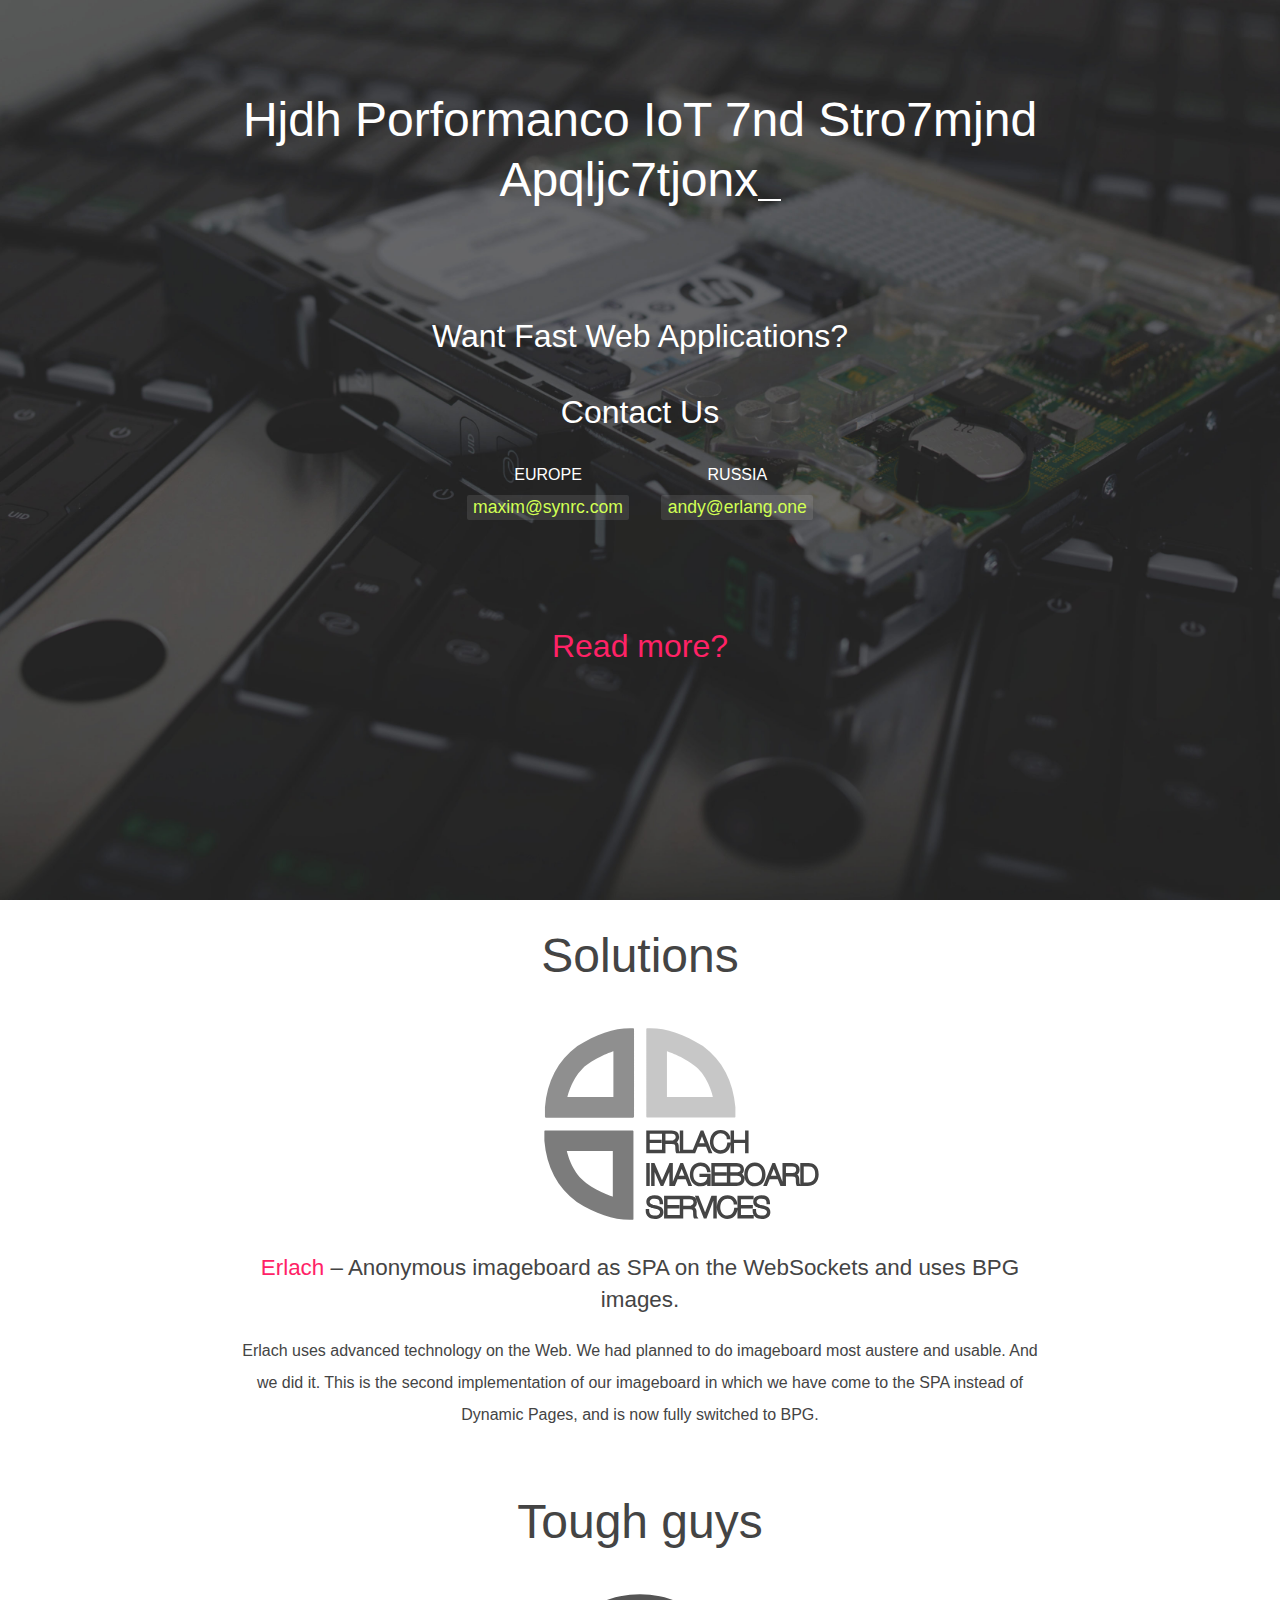
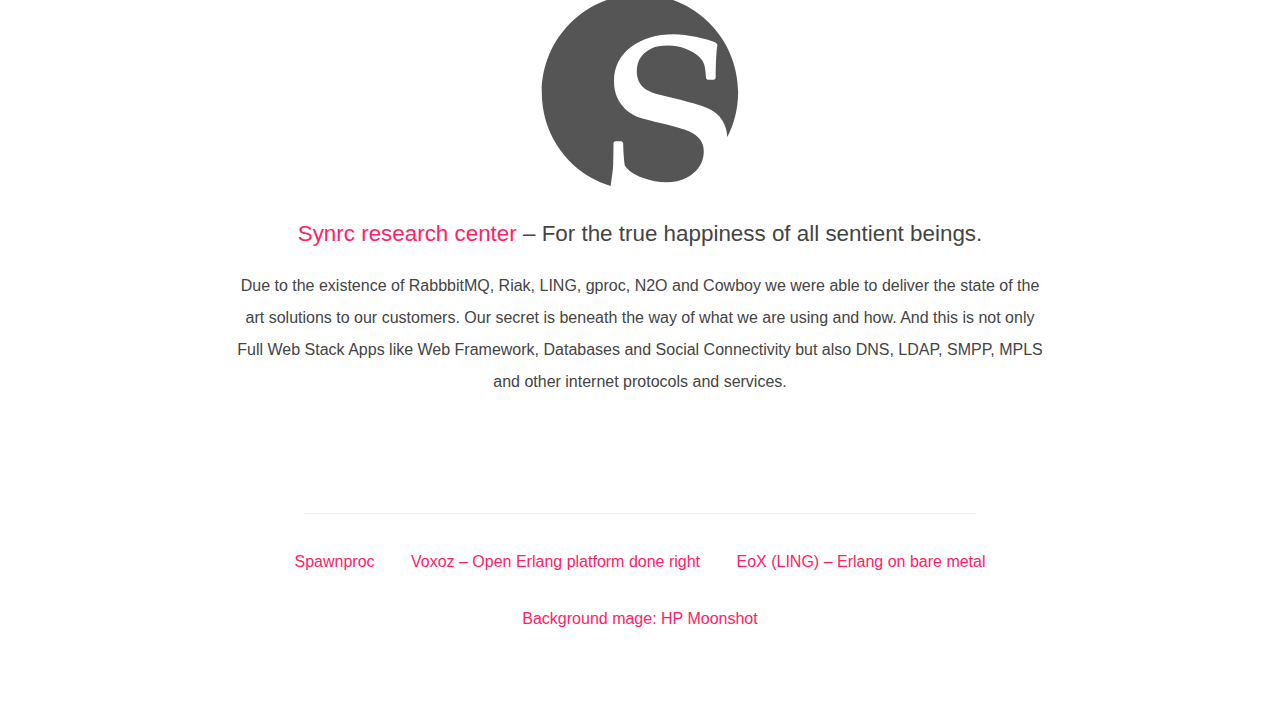
<file: index.html>
<html>
    <head>
        <link href='/index.css' type='text/css' rel='stylesheet'>
        <meta http-equiv='Content-Type' content='text/html; charset=utf-8'/>
        <title>Erlang One</title>
    </head>
    <body>
        <div id='landing'>
            <div class='content'>
                <div class="content-title">
                    <span id='radiation'>
                        High Performance IoT and Streaming Applications
                    </span>
                    <span id='cursor'></span>
                </div>
                <div class='chapter'>
                    <span class='en'>Want Fast Web Applications?</span>
                    <span class='ru'>Хочешь быстрых веб-приложений?</span>
                </div>
                <div class='contacts'>
                    Contact Us
                    <div class='regions'>
                        <section class='info'>
                            <div>EUROPE</div>
                            <a href="maito:maxim@synrc.com">maxim@synrc.com</a>
                        </section>
                        <section class='info'>
                            <div>RUSSIA</div>
                            <a href="maito:andy@erlang.one">andy@erlang.one</a>
                        </section>
                    </div>
                </div>
                <div class='chapter'>
                    <a class='link-more' href='#more'>Read more?</a>
                </div>
            </div>
        </div>
        <div class='content'>
            <div id='more' class='content-title'>
                Solutions
            </div>
            <section class='present'>
                <div class='svg erlach'>
                    <svg width='1844px' height='990px' viewBox='0 0 1844 990' version='1.1' xmlns='http://www.w3.org/2000/svg' xmlns:xlink='http://www.w3.org/1999/xlink'>
                        <g stroke='none' stroke-width='1' fill='none' fill-rule='evenodd'>
                            <g transform='translate(429.0, 0.0)' fill='#26C6DA'>
                                <path d='M535.7,635.4 L535.7,586.1 L597.2,586.1 L597.2,583.2 L535.7,583.2 L535.7,538.3 L601.1,538.3 L601.1,535.4 L532.8,535.4 L532.8,638.2 L601.7,638.2 L601.7,635.4 L535.7,635.4 Z M616.8,638.2 L616.8,590.0 L655.5,590.0 C661.5,590.0 666.2,590.6 669.8,591.8 C673.3,593.0 676.1,594.7 678.0,597.0 C679.9,599.2 681.2,602.0 681.8,605.3 C682.4,608.6 682.7,612.4 682.7,616.6 C682.7,618.3 682.8,620.1 682.8,622.2 C682.9,624.2 683.0,626.3 683.1,628.3 C683.2,630.3 683.5,632.2 683.8,634.0 C684.0,635.8 684.4,637.2 684.9,638.2 L688.1,638.2 C687.6,637.6 687.2,636.4 686.9,634.6 C686.6,632.9 686.4,631.0 686.2,628.9 C686.0,626.8 685.9,624.6 685.8,622.5 C685.7,620.3 685.6,618.5 685.6,617.1 C685.6,612.9 685.4,609.2 684.9,606.0 C684.4,602.7 683.5,599.9 682.0,597.5 C680.6,595.1 678.5,593.1 675.8,591.6 C673.1,590.2 669.6,589.1 665.3,588.5 L665.3,588.3 C672.5,586.6 678.0,583.5 681.9,579.0 C685.7,574.4 687.5,568.7 687.4,561.8 C687.2,552.7 684.6,546.1 679.6,541.8 C674.6,537.5 666.7,535.4 656.0,535.4 L613.9,535.4 L613.9,638.2 L616.8,638.2 Z M616.8,587.1 L616.8,538.3 L656.7,538.3 C666.5,538.3 673.5,540.3 677.8,544.4 C682.2,548.5 684.4,554.2 684.5,561.5 C684.5,566.0 683.7,569.8 682.0,573.1 C680.4,576.3 678.2,578.9 675.5,581.1 C672.9,583.2 669.8,584.7 666.3,585.7 C662.7,586.6 659.1,587.1 655.2,587.1 L616.8,587.1 Z M768.6,635.4 L708.5,635.4 L708.5,535.4 L705.6,535.4 L705.6,638.2 L768.6,638.2 L768.6,635.4 Z M786.1,604.4 L838.5,604.4 L852.1,638.2 L855.2,638.2 L814.6,535.4 L810.9,535.4 L769.3,638.2 L772.4,638.2 L786.1,604.4 Z M837.4,601.5 L787.3,601.5 L812.6,538.3 L812.9,538.3 L837.4,601.5 Z M952.7,597.9 L949.8,597.9 C949.1,603.6 947.6,608.9 945.4,613.8 C943.2,618.6 940.3,622.9 936.7,626.4 C933.2,630.0 929.0,632.8 924.1,634.8 C919.2,636.8 913.6,637.8 907.5,637.8 C900.6,637.8 894.4,636.4 889.0,633.6 C883.6,630.8 879.0,627.1 875.2,622.5 C871.5,617.9 868.7,612.6 866.7,606.5 C864.8,600.5 863.9,594.2 863.9,587.7 C863.9,582.3 864.6,576.6 866.2,570.5 C867.8,564.5 870.4,558.9 873.9,553.8 C877.5,548.6 882.2,544.4 888.0,540.9 C893.8,537.5 900.9,535.8 909.4,535.8 C914.9,535.8 920.0,536.7 924.6,538.5 C929.1,540.3 933.1,542.6 936.4,545.5 C939.7,548.4 942.3,551.6 944.2,555.2 C946.1,558.8 947.2,562.5 947.5,566.2 L950.4,566.2 C950.3,563.1 949.4,559.5 947.7,555.7 C945.9,551.9 943.4,548.2 940.0,544.8 C936.6,541.4 932.3,538.6 927.2,536.3 C922.1,534.1 916.2,533 909.4,533 C900.6,533 893.2,534.6 887.0,538.0 C880.9,541.4 875.9,545.7 872.1,551.0 C868.2,556.2 865.4,562.1 863.6,568.6 C861.9,575.1 861.0,581.4 861.0,587.7 C861.0,595.4 862.1,602.4 864.4,608.9 C866.7,615.4 869.9,621.0 874.0,625.6 C878.1,630.3 883.0,633.9 888.7,636.6 C894.4,639.2 900.7,640.5 907.5,640.5 C914.0,640.5 919.9,639.5 925.1,637.4 C930.3,635.3 934.7,632.3 938.5,628.6 C942.3,624.8 945.4,620.4 947.8,615.1 C950.2,609.9 951.9,604.1 952.7,597.9 L952.7,597.9 Z M970.4,586.1 L1042.4,586.1 L1042.4,638.2 L1045.3,638.2 L1045.3,535.4 L1042.4,535.4 L1042.4,583.2 L970.4,583.2 L970.4,535.4 L967.5,535.4 L967.5,638.2 L970.4,638.2 L970.4,586.1 Z M532.8,703.8 L532.8,806.6 L535.7,806.6 L535.7,703.8 L532.8,703.8 Z M650.0,703.8 L606.5,802.9 L606.2,802.9 L562.7,703.8 L558.0,703.8 L558.0,806.6 L560.9,806.6 L560.9,707.4 L561.2,707.4 L604.8,806.6 L608.0,806.6 L651.6,707.4 L651.9,707.4 L651.9,806.6 L654.8,806.6 L654.8,703.8 L650.0,703.8 Z M681.5,772.8 L734.0,772.8 L747.5,806.6 L750.7,806.6 L710.1,703.8 L706.3,703.8 L664.7,806.6 L667.9,806.6 L681.5,772.8 Z M732.8,769.9 L682.7,769.9 L708.0,706.6 L708.3,706.6 L732.8,769.9 Z M807.1,761.4 L847.0,761.4 L847.0,766.7 C847.0,772.4 846.0,777.6 843.8,782.5 C841.7,787.3 838.8,791.5 835.1,795.0 C831.4,798.5 827.1,801.2 822.1,803.2 C817.1,805.2 811.8,806.2 806.1,806.2 C798.5,806.2 791.9,804.8 786.2,802.1 C780.4,799.4 775.7,795.8 771.8,791.2 C768.0,786.6 765.1,781.2 763.2,775.0 C761.3,768.8 760.3,762.2 760.3,755.2 C760.3,748.2 761.3,741.6 763.3,735.4 C765.3,729.2 768.3,723.8 772.2,719.2 C776.1,714.6 780.8,710.9 786.4,708.2 C792.1,705.5 798.5,704.2 805.7,704.2 C811.0,704.2 816.0,704.9 820.4,706.4 C824.9,707.9 828.8,710.0 832.2,712.8 C835.7,715.6 838.5,719.0 840.7,722.8 C843.0,726.7 844.6,731.1 845.4,735.9 L848.3,735.9 C847.4,730.6 845.8,725.8 843.5,721.6 C841.1,717.4 838.1,713.8 834.4,710.7 C830.7,707.7 826.4,705.4 821.6,703.8 C816.7,702.1 811.4,701.3 805.7,701.3 C798.1,701.3 791.3,702.7 785.4,705.5 C779.4,708.3 774.4,712.1 770.2,716.9 C766.1,721.8 762.9,727.5 760.7,734.1 C758.5,740.7 757.4,747.7 757.4,755.2 C757.4,762.6 758.5,769.5 760.5,776.1 C762.6,782.6 765.6,788.3 769.7,793.1 C773.7,798.0 778.7,801.8 784.8,804.7 C790.8,807.5 797.8,808.9 805.7,808.9 C815.8,808.9 824.5,806.5 831.7,801.6 C838.9,796.7 843.9,789.8 846.7,781.1 L847.0,781.1 L847.0,806.6 L849.9,806.6 L849.9,758.5 L807.1,758.5 L807.1,761.4 Z M871.2,803.7 L871.2,754.5 L932.7,754.5 L932.7,751.6 L871.2,751.6 L871.2,706.6 L936.6,706.6 L936.6,703.8 L868.3,703.8 L868.3,806.6 L937.1,806.6 L937.1,803.7 L871.2,803.7 Z M951.2,751.6 L951.2,706.6 L992.6,706.6 C996.2,706.6 999.6,707.1 1002.8,708.0 C1006.0,708.9 1008.7,710.3 1011.1,712.2 C1013.4,714.1 1015.3,716.4 1016.6,719.2 C1018.0,722.1 1018.6,725.5 1018.6,729.4 C1018.6,733.0 1017.9,736.3 1016.5,739.0 C1015.0,741.8 1013.1,744.2 1010.7,746.0 C1008.3,747.9 1005.6,749.3 1002.4,750.2 C999.3,751.1 996.0,751.6 992.6,751.6 L951.2,751.6 Z M948.3,703.8 L948.3,806.6 L990.8,806.6 C995.7,806.6 1000.3,806.0 1004.4,804.8 C1008.6,803.6 1012.2,801.8 1015.2,799.5 C1018.2,797.2 1020.5,794.3 1022.2,790.8 C1023.8,787.3 1024.7,783.3 1024.7,778.7 C1024.7,774.7 1024.0,771.2 1022.7,768.1 C1021.3,764.9 1019.5,762.3 1017.3,760.1 C1015.0,758.0 1012.4,756.3 1009.3,755.1 C1006.3,753.9 1003.1,753.3 999.8,753.2 L999.8,752.9 C1002.9,752.7 1005.8,751.9 1008.5,750.6 C1011.1,749.3 1013.4,747.6 1015.3,745.5 C1017.2,743.4 1018.8,741.0 1019.9,738.2 C1021.0,735.4 1021.5,732.5 1021.5,729.4 C1021.5,725.1 1020.8,721.3 1019.3,718.2 C1017.8,715.0 1015.7,712.3 1013.1,710.2 C1010.5,708.0 1007.4,706.4 1003.9,705.3 C1000.4,704.3 996.6,703.8 992.6,703.8 L948.3,703.8 Z M951.2,803.7 L951.2,754.5 L992.6,754.5 C996.2,754.5 999.8,754.9 1003.3,755.8 C1006.8,756.6 1009.9,758.0 1012.7,759.9 C1015.4,761.9 1017.6,764.3 1019.3,767.4 C1021.0,770.5 1021.8,774.3 1021.8,778.8 C1021.8,783.0 1021.0,786.7 1019.5,789.8 C1018.0,792.9 1015.9,795.5 1013.2,797.6 C1010.6,799.7 1007.5,801.2 1003.9,802.2 C1000.3,803.2 996.4,803.7 992.1,803.7 L951.2,803.7 Z M1037.9,755.2 C1037.9,747.9 1038.9,741.0 1041.0,734.4 C1043.1,727.9 1046.1,722.2 1050.1,717.3 C1054.1,712.4 1059.0,708.5 1064.9,705.6 C1070.8,702.8 1077.6,701.3 1085.3,701.3 C1093.0,701.3 1099.8,702.8 1105.7,705.6 C1111.6,708.5 1116.5,712.4 1120.5,717.3 C1124.5,722.2 1127.5,727.9 1129.6,734.4 C1131.6,741.0 1132.7,747.9 1132.7,755.2 C1132.7,762.5 1131.6,769.4 1129.6,775.9 C1127.5,782.4 1124.5,788.2 1120.5,793.1 C1116.5,798.0 1111.6,801.8 1105.7,804.7 C1099.8,807.5 1093.0,808.9 1085.3,808.9 C1077.6,808.9 1070.8,807.5 1064.9,804.7 C1059.0,801.8 1054.1,798.0 1050.1,793.1 C1046.1,788.2 1043.1,782.4 1041.0,775.9 C1038.9,769.4 1037.9,762.5 1037.9,755.2 L1037.9,755.2 Z M1040.8,755.2 C1040.9,762.6 1042.0,769.4 1044.0,775.6 C1046.1,781.9 1049.0,787.2 1052.8,791.8 C1056.6,796.3 1061.2,799.8 1066.7,802.3 C1072.2,804.9 1078.4,806.2 1085.3,806.2 C1092.2,806.2 1098.4,804.9 1103.9,802.3 C1109.3,799.8 1114.0,796.3 1117.8,791.8 C1121.6,787.2 1124.5,781.9 1126.6,775.6 C1128.6,769.4 1129.7,762.6 1129.8,755.2 C1129.7,747.8 1128.6,741.0 1126.6,734.7 C1124.5,728.5 1121.6,723.1 1117.8,718.6 C1114.0,714.1 1109.3,710.6 1103.9,708.0 C1098.4,705.5 1092.2,704.2 1085.3,704.2 C1078.4,704.2 1072.2,705.5 1066.7,708.0 C1061.2,710.6 1056.6,714.1 1052.8,718.6 C1049.0,723.1 1046.1,728.5 1044.0,734.7 C1042.0,741.0 1040.9,747.8 1040.8,755.2 L1040.8,755.2 Z M1156.1,772.8 L1208.6,772.8 L1222.1,806.6 L1225.3,806.6 L1184.6,703.8 L1180.9,703.8 L1139.3,806.6 L1142.4,806.6 L1156.1,772.8 Z M1207.4,769.9 L1157.3,769.9 L1182.6,706.6 L1182.9,706.6 L1207.4,769.9 Z M1238.1,806.6 L1238.1,758.3 L1276.8,758.3 C1282.8,758.3 1287.5,758.9 1291.1,760.1 C1294.6,761.3 1297.3,763.1 1299.3,765.3 C1301.2,767.6 1302.5,770.4 1303.1,773.7 C1303.7,777.0 1304.0,780.8 1304.0,785.0 C1304.0,786.6 1304.0,788.5 1304.1,790.5 C1304.1,792.6 1304.2,794.6 1304.4,796.7 C1304.5,798.7 1304.7,800.6 1305.0,802.3 C1305.3,804.1 1305.7,805.5 1306.2,806.6 L1309.4,806.6 C1308.9,805.9 1308.5,804.7 1308.2,803.0 C1307.9,801.3 1307.7,799.3 1307.5,797.2 C1307.3,795.1 1307.1,793.0 1307.0,790.8 C1306.9,788.7 1306.9,786.9 1306.9,785.4 C1306.9,781.3 1306.7,777.6 1306.2,774.3 C1305.7,771.1 1304.7,768.2 1303.3,765.8 C1301.9,763.4 1299.8,761.5 1297.1,760.0 C1294.4,758.5 1290.9,757.5 1286.6,756.9 L1286.6,756.6 C1293.8,755.0 1299.3,751.9 1303.2,747.3 C1307.0,742.8 1308.8,737.0 1308.6,730.1 C1308.4,721.1 1305.8,714.4 1300.9,710.2 C1295.9,705.9 1288.0,703.8 1277.2,703.8 L1235.2,703.8 L1235.2,806.6 L1238.1,806.6 Z M1238.1,755.5 L1238.1,706.6 L1278.0,706.6 C1287.7,706.6 1294.8,708.7 1299.1,712.8 C1303.4,716.8 1305.7,722.5 1305.7,729.8 C1305.7,734.3 1304.9,738.2 1303.3,741.4 C1301.7,744.6 1299.5,747.3 1296.8,749.4 C1294.1,751.5 1291.0,753.1 1287.5,754.0 C1284.0,755.0 1280.4,755.5 1276.5,755.5 L1238.1,755.5 Z M1329.8,803.7 L1329.8,706.6 L1362.2,706.6 C1367.4,706.6 1372.4,707.4 1377.4,708.8 C1382.3,710.2 1386.8,712.8 1390.7,716.5 C1394.6,720.2 1397.8,725.2 1400.2,731.4 C1402.6,737.7 1403.8,745.6 1403.8,755.2 C1403.8,763.4 1402.6,770.6 1400.3,776.7 C1397.9,782.8 1394.7,787.8 1390.6,791.8 C1386.5,795.8 1381.8,798.8 1376.4,800.8 C1370.9,802.7 1365.2,803.7 1359.2,803.7 L1329.8,803.7 Z M1326.9,703.8 L1326.9,806.6 L1358.4,806.6 C1364.7,806.6 1370.7,805.6 1376.4,803.7 C1382.2,801.8 1387.3,798.8 1391.9,794.7 C1396.4,790.6 1400.0,785.3 1402.7,778.8 C1405.3,772.3 1406.7,764.4 1406.7,755.2 C1406.7,745.1 1405.4,736.7 1402.7,730.1 C1400.1,723.5 1396.7,718.2 1392.5,714.3 C1388.3,710.5 1383.6,707.7 1378.4,706.1 C1373.2,704.6 1368.0,703.8 1362.9,703.8 L1326.9,703.8 Z M601.5,900.9 L604.4,900.9 C604.1,895.2 603.0,890.3 601.1,886.3 C599.2,882.3 596.6,879.1 593.4,876.7 C590.2,874.2 586.4,872.4 582.2,871.3 C577.9,870.2 573.2,869.7 568.1,869.7 C564.0,869.7 559.8,870.1 555.7,871.0 C551.5,871.8 547.7,873.3 544.4,875.3 C541.0,877.3 538.3,880.0 536.2,883.4 C534.0,886.8 533.0,891.1 533.0,896.2 C533.0,901.2 534.0,905.2 536.0,908.3 C538.0,911.5 540.7,914.0 544.0,915.8 C547.3,917.7 551.0,919.2 555.2,920.2 C559.3,921.3 563.4,922.3 567.5,923.3 C571.5,924.2 575.6,925.1 579.9,926.1 C584.1,927.0 588.0,928.3 591.5,930.1 C595.0,931.9 597.9,934.3 600.2,937.3 C602.4,940.3 603.6,944.4 603.6,949.6 C603.6,954.0 602.6,957.8 600.6,961.0 C598.6,964.2 596.1,966.7 592.9,968.8 C589.7,970.8 586.2,972.2 582.2,973.2 C578.2,974.1 574.2,974.5 570.1,974.5 C564.7,974.5 559.7,973.9 555.1,972.7 C550.5,971.5 546.6,969.6 543.3,966.9 C540.0,964.2 537.4,960.7 535.6,956.5 C533.7,952.2 532.8,947.0 532.8,940.8 L530.0,940.8 C529.9,947.4 530.8,952.9 532.8,957.5 C534.7,962.1 537.5,965.9 541.1,968.8 C544.7,971.8 549.0,973.9 553.9,975.2 C558.9,976.6 564.3,977.3 570.1,977.3 C574.6,977.3 578.9,976.8 583.2,975.8 C587.6,974.7 591.5,973.1 594.9,970.9 C598.4,968.6 601.2,965.7 603.3,962.3 C605.4,958.8 606.4,954.7 606.4,949.8 C606.4,944.4 605.5,940.1 603.6,936.9 C601.8,933.8 599.2,931.2 596.1,929.3 C592.9,927.4 589.2,925.8 584.9,924.7 C580.6,923.5 576.1,922.3 571.3,921.1 C566.9,920.0 562.6,919.0 558.3,918.1 C554.1,917.1 550.3,915.8 547.0,914.0 C543.7,912.3 541.0,910.0 539.0,907.3 C536.9,904.5 535.9,900.8 535.9,896.2 C535.9,891.6 536.9,887.7 538.9,884.7 C540.9,881.7 543.5,879.3 546.6,877.5 C549.7,875.6 553.2,874.4 557.0,873.6 C560.9,872.9 564.6,872.6 568.1,872.6 C572.7,872.6 577.1,873.0 581.1,874.0 C585.1,875.0 588.6,876.6 591.5,878.8 C594.5,881.1 596.8,884.0 598.6,887.6 C600.4,891.2 601.3,895.6 601.5,900.9 L601.5,900.9 Z M627.4,972.1 L627.4,922.8 L688.9,922.8 L688.9,919.9 L627.4,919.9 L627.4,875.0 L692.8,875.0 L692.8,872.1 L624.6,872.1 L624.6,975.0 L693.4,975.0 L693.4,972.1 L627.4,972.1 Z M708.5,975.0 L708.5,926.7 L747.2,926.7 C753.2,926.7 757.9,927.3 761.5,928.5 C765.1,929.7 767.8,931.4 769.7,933.7 C771.6,936.0 772.9,938.7 773.5,942.0 C774.2,945.4 774.5,949.1 774.5,953.4 C774.5,955.0 774.5,956.8 774.5,958.9 C774.6,961.0 774.7,963.0 774.8,965.0 C775.0,967.0 775.2,968.9 775.5,970.7 C775.8,972.5 776.1,973.9 776.6,975.0 L779.8,975.0 C779.3,974.3 778.9,973.1 778.6,971.4 C778.4,969.6 778.1,967.7 777.9,965.6 C777.7,963.5 777.6,961.3 777.5,959.2 C777.4,957.0 777.3,955.2 777.3,953.8 C777.3,949.7 777.1,946.0 776.6,942.7 C776.1,939.4 775.2,936.6 773.7,934.2 C772.3,931.8 770.2,929.9 767.6,928.4 C764.9,926.9 761.4,925.8 757.0,925.3 L757.0,925.0 C764.2,923.3 769.8,920.3 773.6,915.7 C777.4,911.1 779.3,905.4 779.1,898.5 C778.9,889.5 776.3,882.8 771.3,878.5 C766.3,874.3 758.4,872.1 747.7,872.1 L705.6,872.1 L705.6,975.0 L708.5,975.0 Z M708.5,923.8 L708.5,875.0 L748.4,875.0 C758.2,875.0 765.2,877.0 769.6,881.1 C773.9,885.2 776.1,890.9 776.2,898.2 C776.2,902.7 775.4,906.6 773.7,909.8 C772.1,913.0 770.0,915.7 767.3,917.8 C764.6,919.9 761.5,921.4 758.0,922.4 C754.5,923.3 750.8,923.8 747.0,923.8 L708.5,923.8 Z M866.8,872.1 L829.0,971.2 L828.7,971.2 L789.8,872.1 L787.1,872.1 L827.3,975.0 L830.5,975.0 L869.6,872.1 L866.8,872.1 Z M878.5,872.1 L878.5,975.0 L881.4,975.0 L881.4,872.1 L878.5,872.1 Z M988.3,934.6 L985.4,934.6 C984.6,940.3 983.1,945.6 980.9,950.5 C978.7,955.4 975.8,959.6 972.3,963.1 C968.7,966.7 964.5,969.5 959.6,971.5 C954.7,973.5 949.2,974.5 943.0,974.5 C936.1,974.5 930.0,973.1 924.5,970.4 C919.1,967.6 914.5,963.9 910.8,959.3 C907.0,954.7 904.2,949.3 902.3,943.3 C900.4,937.2 899.4,930.9 899.4,924.4 C899.4,919.0 900.2,913.3 901.8,907.3 C903.4,901.2 905.9,895.6 909.5,890.5 C913.0,885.3 917.7,881.1 923.5,877.7 C929.3,874.3 936.5,872.6 944.9,872.6 C950.5,872.6 955.5,873.4 960.1,875.2 C964.7,877.0 968.6,879.3 971.9,882.2 C975.2,885.1 977.8,888.3 979.8,891.9 C981.7,895.5 982.8,899.2 983.1,902.9 L986.0,902.9 C985.9,899.8 985.0,896.3 983.2,892.4 C981.5,888.6 978.9,885.0 975.5,881.6 C972.1,878.1 967.9,875.3 962.8,873.1 C957.7,870.8 951.7,869.7 944.9,869.7 C936.2,869.7 928.7,871.4 922.6,874.7 C916.4,878.1 911.5,882.4 907.6,887.7 C903.8,893.0 901.0,898.8 899.2,905.3 C897.4,911.8 896.5,918.2 896.5,924.4 C896.5,932.1 897.7,939.2 900.0,945.6 C902.3,952.1 905.5,957.7 909.6,962.4 C913.6,967.0 918.5,970.7 924.2,973.3 C930.0,975.9 936.2,977.3 943.0,977.3 C949.6,977.3 955.4,976.2 960.6,974.1 C965.8,972.0 970.3,969.1 974.1,965.3 C977.9,961.6 981.0,957.1 983.4,951.8 C985.8,946.6 987.4,940.9 988.3,934.6 L988.3,934.6 Z M1006.0,972.1 L1006.0,922.8 L1067.5,922.8 L1067.5,919.9 L1006.0,919.9 L1006.0,875.0 L1071.3,875.0 L1071.3,872.1 L1003.1,872.1 L1003.1,975.0 L1071.9,975.0 L1071.9,972.1 L1006.0,972.1 Z M1152.8,900.9 L1155.7,900.9 C1155.4,895.2 1154.3,890.3 1152.4,886.3 C1150.5,882.3 1147.9,879.1 1144.7,876.7 C1141.5,874.2 1137.7,872.4 1133.5,871.3 C1129.2,870.2 1124.5,869.7 1119.4,869.7 C1115.3,869.7 1111.1,870.1 1107.0,871.0 C1102.8,871.8 1099.0,873.3 1095.7,875.3 C1092.3,877.3 1089.6,880.0 1087.4,883.4 C1085.3,886.8 1084.3,891.1 1084.3,896.2 C1084.3,901.2 1085.3,905.2 1087.3,908.3 C1089.3,911.5 1092.0,914.0 1095.3,915.8 C1098.6,917.7 1102.3,919.2 1106.5,920.2 C1110.6,921.3 1114.7,922.3 1118.8,923.3 C1122.8,924.2 1126.9,925.1 1131.2,926.1 C1135.4,927.0 1139.3,928.3 1142.8,930.1 C1146.3,931.9 1149.2,934.3 1151.5,937.3 C1153.7,940.3 1154.9,944.4 1154.9,949.6 C1154.9,954.0 1153.9,957.8 1151.9,961.0 C1149.9,964.2 1147.4,966.7 1144.2,968.8 C1141.0,970.8 1137.5,972.2 1133.5,973.2 C1129.5,974.1 1125.5,974.5 1121.4,974.5 C1116.0,974.5 1110.9,973.9 1106.4,972.7 C1101.8,971.5 1097.9,969.6 1094.6,966.9 C1091.3,964.2 1088.7,960.7 1086.9,956.5 C1085.0,952.2 1084.1,947.0 1084.1,940.8 L1081.3,940.8 C1081.2,947.4 1082.1,952.9 1084.1,957.5 C1086.0,962.1 1088.8,965.9 1092.4,968.8 C1096.0,971.8 1100.3,973.9 1105.2,975.2 C1110.2,976.6 1115.6,977.3 1121.4,977.3 C1125.9,977.3 1130.2,976.8 1134.5,975.8 C1138.9,974.7 1142.8,973.1 1146.2,970.9 C1149.7,968.6 1152.5,965.7 1154.6,962.3 C1156.7,958.8 1157.7,954.7 1157.7,949.8 C1157.7,944.4 1156.8,940.1 1154.9,936.9 C1153.1,933.8 1150.5,931.2 1147.4,929.3 C1144.2,927.4 1140.5,925.8 1136.2,924.7 C1131.9,923.5 1127.4,922.3 1122.6,921.1 C1118.2,920.0 1113.9,919.0 1109.6,918.1 C1105.4,917.1 1101.6,915.8 1098.3,914.0 C1095.0,912.3 1092.3,910.0 1090.3,907.3 C1088.2,904.5 1087.2,900.8 1087.2,896.2 C1087.2,891.6 1088.2,887.7 1090.2,884.7 C1092.2,881.7 1094.8,879.3 1097.9,877.5 C1101.0,875.6 1104.5,874.4 1108.3,873.6 C1112.2,872.9 1115.9,872.6 1119.4,872.6 C1124.0,872.6 1128.4,873.0 1132.4,874.0 C1136.4,875.0 1139.9,876.6 1142.8,878.8 C1145.8,881.1 1148.1,884.0 1149.9,887.6 C1151.7,891.2 1152.6,895.6 1152.8,900.9 L1152.8,900.9 Z' stroke='#26C6DA' stroke-width='15'></path>
                                <path d='M981.0,461.9 L529.6,461.9 C528.7,461.9 525.5,459.0 525.5,457.9 L525.5,5.7 C525.5,3.2 528.4,0.7 529.6,0.7 L545.9,0.7 C630.3,0.7 720.8,31.3 817.5,92.5 C918.0,167.6 973.8,272.9 984.9,408.4 C984.9,408.4 984.9,454.4 984.9,457.4 C984.9,458.8 982.7,461.9 981.0,461.9 Z M632,120 C632,120 735.8,154.0 792.8,210.7 C849.8,267.4 869,356 869,356 L632,356 L632,120 Z' fill-opacity='0.3'></path>
                                <path d='M458.5,462.2 L7.0,462.2 C6.2,462.2 3,459.3 3,458.2 L3,6.0 C3,3.5 5.8,1 7.0,1 L23.4,1 C107.8,1 198.3,31.6 294.9,92.8 C395.5,167.9 451.3,273.2 462.3,408.7 C462.3,408.7 462.3,454.7 462.3,457.7 C462.3,459.1 460.2,462.2 458.5,462.2 Z M109.4,120.2 C109.4,120.2 213.3,154.3 270.3,211.0 C327.2,267.7 346.4,356.2 346.4,356.2 L109.4,356.2 L109.4,120.2 Z' fill-opacity='0.6' transform='translate(232.6, 231.6) scale(-1, 1) translate(-232.6, -231.6) '></path>
                                <path d='M455.5,989.2 L4.0,989.2 C3.2,989.2 0,986.3 0,985.2 L0,533.0 C2.1e-14,530.5 2.8,528 4.0,528 L20.4,528 C104.8,528 195.3,558.6 291.9,619.8 C392.5,694.9 448.3,800.2 459.3,935.7 C459.3,935.7 459.3,981.7 459.3,984.7 C459.3,986.1 457.2,989.2 455.5,989.2 Z M106.4,647.2 C106.4,647.2 210.3,681.3 267.3,738.0 C324.2,794.7 343.4,883.2 343.4,883.2 L106.4,883.2 L106.4,647.2 Z' fill-opacity='0.7' transform='translate(229.6, 758.6) scale(-1, -1) translate(-229.6, -758.6) '></path>
                            </g>
                        </g>
                    </svg>
                </div>
                <div class='info-title'>
                    <a target='_blank' href='http://erlach.co'>Erlach</a> – Anonymous imageboard as SPA on the WebSockets and uses BPG images.
                </div>
                <div class='info'>
                    Erlach uses advanced technology on the Web. We had planned to do imageboard most austere and usable. And we did it. This is the second implementation of our imageboard in which we have come to the SPA instead of Dynamic Pages, and is now fully switched to BPG.
                </div>
            </section>
            <div class='content-title'>
                Tough guys
            </div>
            <section class='present'>
                <div class='svg synrc'>
                    <svg width='1019px' height='996px' viewBox='0 0 1019 996' version='1.1' xmlns='http://www.w3.org/2000/svg' xmlns:xlink='http://www.w3.org/1999/xlink'>
                        <g stroke='none' stroke-width='1' fill='none' fill-rule='evenodd'>
                            <path d='M358.0,11.3 L365.9,66.7 C368.5,83.7 370.1,100.9 370.6,118.3 C371.1,135.6 371.7,172.1 372.2,227.8 L379.5,235.2 L414.5,235.2 L421.9,227.8 C423.0,181.8 425.7,142.4 430.2,109.5 C447.5,83.8 477.4,62.9 519.8,46.7 C562.2,30.6 604.0,22.5 645.3,22.5 C704.4,22.5 751.7,38.2 787.1,69.8 C822.6,101.3 840.3,138.9 840.3,182.6 C840.3,206.3 833.9,226.9 821.2,244.3 C808.4,261.7 789.1,276.1 763.3,287.4 C737.6,298.8 691.4,312.2 624.9,327.7 C567.8,341.0 527.9,351.3 505.2,358.8 C482.4,366.3 460.5,378.8 439.4,396.5 C418.4,414.2 402.3,435.9 391.2,461.6 C380.1,487.3 374.6,515.6 374.6,546.6 C374.6,620.5 404.0,679.7 462.9,724.1 C521.8,768.5 595.2,790.7 683.1,790.7 C720.1,790.7 760.5,785.6 804.2,775.4 C847.9,765.3 881.1,755.5 903.7,746.2 L911.2,734.7 C906.1,712.7 903.0,655.1 901.8,561.7 L894.0,554.3 L859.8,554.3 L852.1,561.7 C849.9,595.3 846.9,618.8 843.0,632.2 C839.2,645.7 829.3,660.3 813.4,675.9 C797.4,691.6 774.9,704.8 745.8,715.5 C716.7,726.2 685.9,731.6 653.5,731.6 C620.0,731.6 591.8,726.6 569.0,716.7 C546.2,706.7 527.8,691.6 513.8,671.5 C499.8,651.3 492.8,626.8 492.8,598.1 C492.8,577.1 497.1,558.3 505.7,541.7 C514.2,525.1 527.4,511.7 545.2,501.4 C562.9,491.2 581.4,483.9 600.8,479.5 L691.4,456.3 C769.0,437.4 824.5,421.1 858.1,407.3 C891.6,393.5 917.5,372.6 935.8,344.7 C951.9,320.1 960.5,290.5 962.4,256.6 C998.2,326.3 1018.5,405.2 1018.5,488.9 C1018.5,770.1 790.5,998.1 509.3,998.1 C227.9,998.1 0,770.1 0,488.9 C0,258.9 147.5,66.1 356.9,3 L358.0,11.3 L358.0,11.3 Z' fill='#4990E2' transform='translate(508.6, 499.5) scale(1, -1) translate(-508.6, -499.5) '></path>
                        </g>
                    </svg>
                </div>
                <div class='info-title'>
                    <a target='_blank' href='http://synrc.com'>Synrc research center</a> – For the true happiness of all sentient beings.
                </div>
                <div class='info'>
                    Due to the existence of RabbbitMQ, Riak, LING, gproc, N2O and Cowboy we were able to deliver the state of the art solutions to our customers. Our secret is beneath the way of what we are using and how. And this is not only Full Web Stack Apps like Web Framework, Databases and Social Connectivity but also DNS, LDAP, SMPP, MPLS and other internet protocols and services.
                </div>
            </section>
        </div>
        <footer id='footer' class='content'>
            <section class='related'>
                <!-- <a target='_blank' href='http://synrc.com'>Synrc Research Center</a> -->
                <a target='_blank' href='http://spawnproc.com'>Spawnproc</a>
                <a target='_blank' href='http://voxoz.com'>Voxoz – Open Erlang platform done right</a>
                <a target='_blank' href='http://erlangonxen.org'>EoX (LING) – Erlang on bare metal</a>
            </section>
            <section class='stuff'>
                <a target='_blank' href='http://hp.com'>Background mage: HP Moonshot</a>
            </section>
        </footer>
        <script type='text/javascript' src='/index.js'></script>
        <script> init(); </script>
    </body>
</html>
</file>
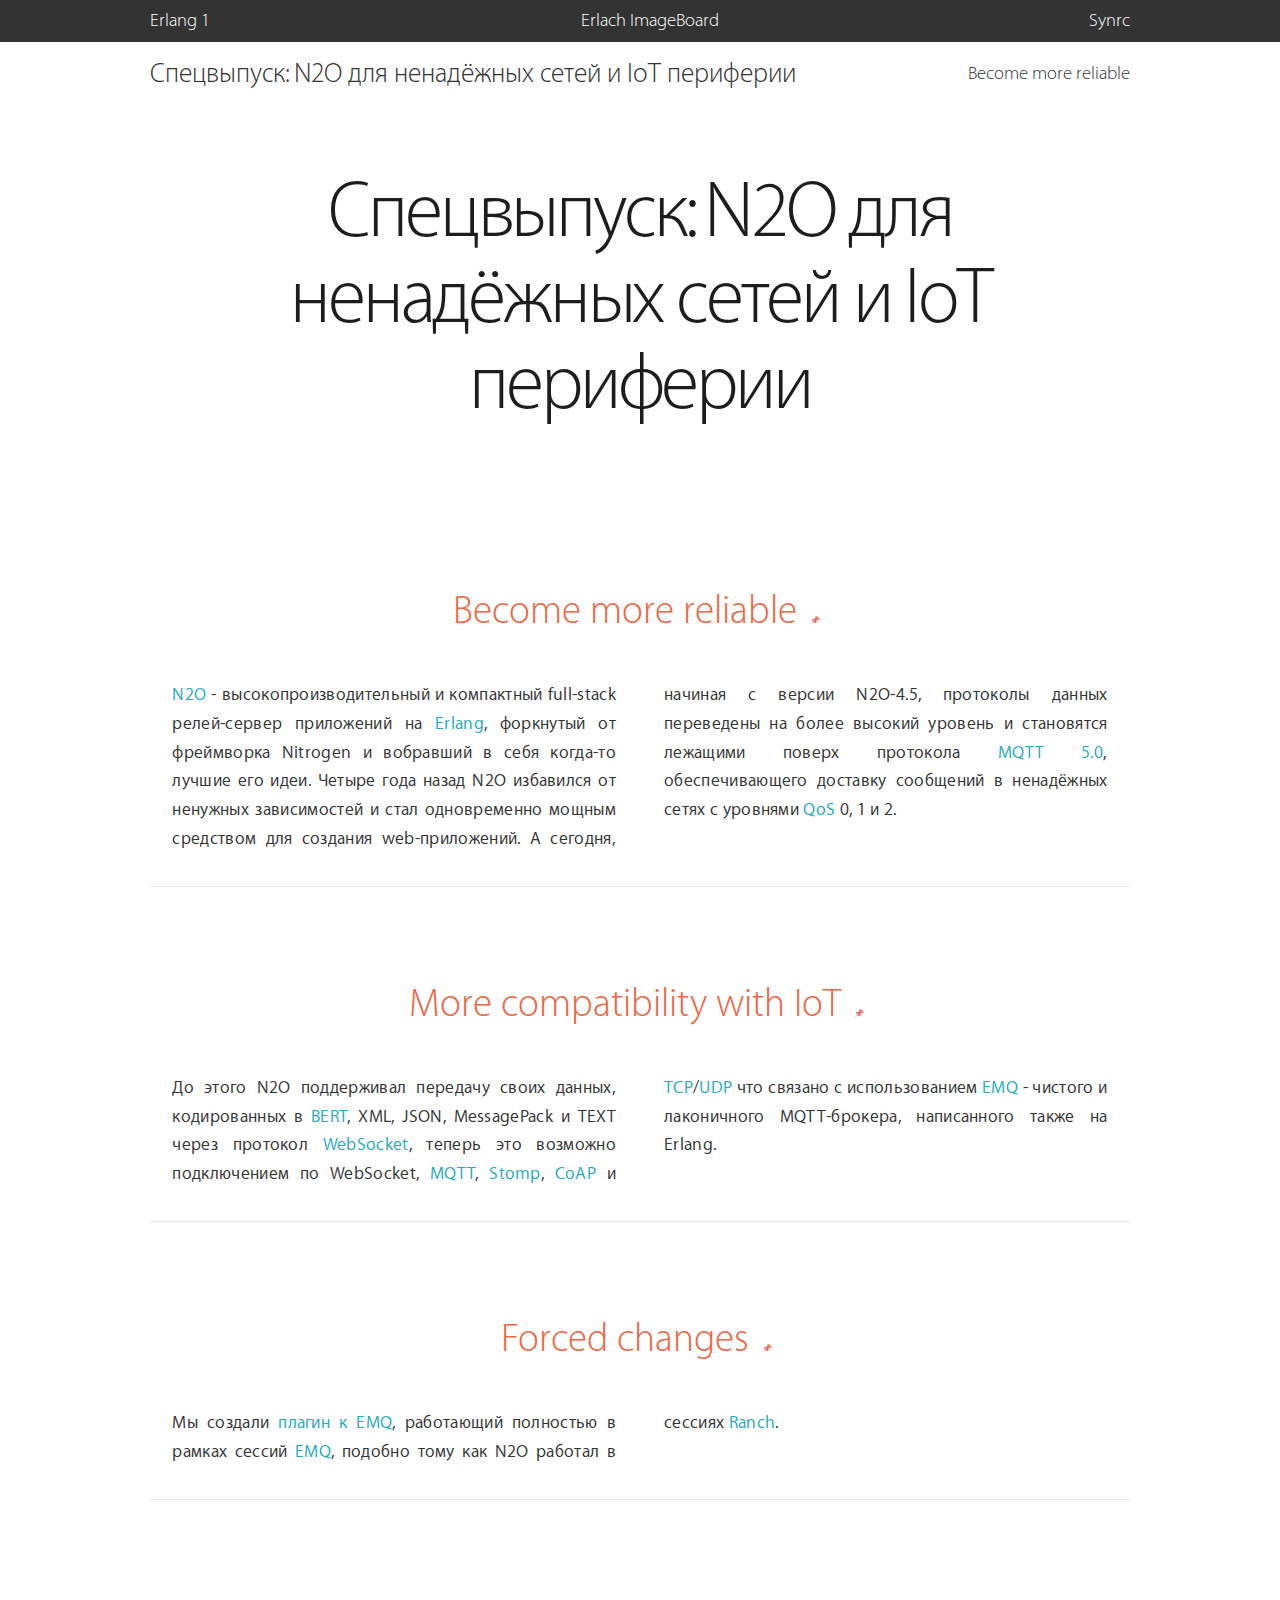
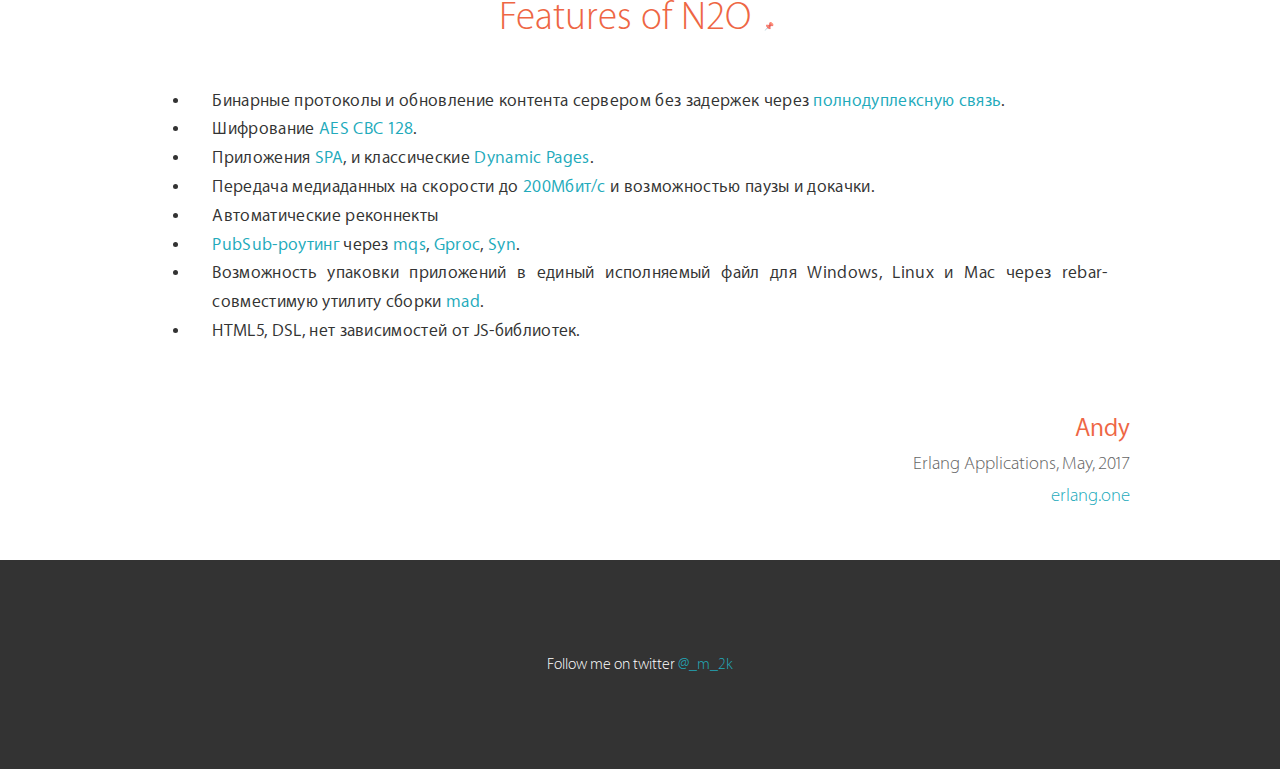
<file: n2o-mqtt.html>
<!-- <!DOCTYPE html> -->
<html lang="en-us">
    <head>
        <meta http-equiv='Content-Type' content='text/html; charset=utf-8' />
        <title></title>
        <script src='/page.js'></script>
    </head>
    <body></body>
</html>
</file>
<file: index.css>
/* HACKS */
body {
    text-rendering: optimizeLegibility;
    -webkit-font-smoothing: antialiased;
    -moz-osx-font-smoothing: grayscale;
    -moz-font-feature-settings: "liga", "kern";
}

/* GLOBAL STYLES */
body {
    margin: 0rem;
    color: #444;
}
body.ru span.en, body:not(.ru) span.ru { display: none; }

body, button, a {
    font-weight: 300;
    font-family: Helvetica, RobotoDraft, arial, sans-serif;
}
#landing {
    color: #fff;
    background-color: #333;
    background-size: cover;
    background-position-x: center;
    min-height: 100%;
}
.chapter {
    text-align: center;
    font-size: 2rem;
    padding-top: 4rem;
    padding-bottom: 1rem;
    line-height: 3rem;
}

.info, .info-title {
    font-size: 1rem;
    line-height: 2rem;
    margin-left: 1rem;
    margin-right: 1rem;
    text-align: center;
    padding-top: 0.6rem;
    padding-bottom: 2.2rem;
}
.info-title {
    font-size: 1.4rem;
    padding-top: 1rem;
    padding-bottom: 0.6rem;
}

.apps section { width: 50%; }

.present .svg {
    display: flex; display: -webkit-flex;
    justify-content: center; -webkit-justify-content: center;
    align-items: center; -webkit-align-items: center;
    flex-grow: 1; -webkit-flex-grow: 1;
    margin-top: 1rem;
    margin-bottom: 1rem;
}
.svg.erlach svg, .svg.synrc svg { height: 12rem; }

.synrc:not(:hover) path { fill: #555; }
.erlach:not(:hover) path { fill: #444; }
.erlach:not(:hover) path:first-child { stroke: #444; }

.fl {
    display: flex; display: -webkit-flex;
    justify-content: space-between; -webkit-justify-content: space-between;
    align-items: center; -webkit-align-items: center;
    flex-grow: 1; -webkit-flex-grow: 1;
}
.fl.cent { justify-content:center; -webkit-justify-content:center; }
.fl.middle { justify-content:space-around; -webkit-justify-content:space-around; }

#header {
    position: fixed;
    z-index: 1;
    height: 4rem;
    width: 100%;
    background-color: rgba(255, 255, 255, 0.95);
    top: 0rem;
}
.line-down::after, .line-up::before {
    content: "";
    margin-left: 0rem;
    left: 0rem;
    width: 100%;
    display: block;
    position: absolute;
    height: 0.1rem;
    z-index: 1;
    background-color:rgba(0,0,0,0.05);
}
.line-down::after { top: 100%; }
.line-up::before { top: -0.1rem; }

#erlach-logo { margin-left: 0.8rem; margin-right: 0.8rem; }
#erlach-logo svg path { fill: #fff; }

#breadcrumbs {
    overflow: hidden;
    width: 40%;
}
#manage {
    overflow: hidden;
    width: 40%;
    text-align: right;
}
.content {
    max-width: 840px;
    margin: 0 auto;
    padding-left: 1.4rem;
    padding-right: 1.4rem;
}
#landing .content { padding-top: 4rem; padding-bottom: 4rem; }
#landing .content-title { color: #fff; }
.content-title {
	text-align:center;
	font-weight: 100;
    font-size: 3rem;
    line-height: 3.8rem;
    display: block;
    padding-top: 1.6rem;
    padding-bottom: 1.6rem;
}
.remark {
	display: block;
	font-size: 1rem;
    font-weight: 600;
    color: #ccc;
	padding-bottom: 1rem;
	text-align:center;
}
#cursor {
    border-bottom-width: 0.17rem;
    border-bottom-style: solid;
    border-color: transparent;
    padding-right: 1.4rem;
    font-size: 1.0rem;
}
#cursor.tick { border-color: #fff; }

#footer .related { margin-top: 2rem; margin-bottom: 2rem; }
#footer .related a {  margin-left: 1rem; margin-right: 1rem; line-height: 2rem; }
#footer .stuff a { display: block; margin: 0.3rem;}

/* BUTTONS, LINKS */

.b, button:not(.l) {
    color: #444;
    background-color: #fff;
    text-transform: uppercase;
    border: 1px solid #fff;
    border-radius: 0.12rem;
    font-size: 1rem;
    padding: 0.4rem 0.9rem 0.3rem 0.9rem;
    display: inline-block;
    vertical-align: middle;
    text-decoration: none;
    margin: 0.04rem;
}
button {
    cursor: pointer;
    font-weight: 100;
    border: 0rem none transparent;
    -webkit-font-smoothing: antialiased;
}
button.checked {
    background-color: #fff;
    color: #444;
}
button.l, a:not(.b) {
    padding: 0rem;
    color: #f26;
    text-decoration: none;
    text-transform: none;
    background-color: transparent;
    cursor: pointer;
}
button.l.purple, a.purple { color: #a682da; }
button.l.lemon, a.lemon { color: #beda2e; }
a:hover, button:hover, .b.active { color: #444; }

.b.black {
    background-color: #444;
    border-color: #444;
}
a.link-more:hover { color: #fff; }
a.b.slim, button.slim { padding: 0.2rem 1rem 0.1rem 1rem; }

.board-list {
    padding-top: 2rem;
}
.center { display:block; margin: 0 auto; text-align: center; }
#footer {
    margin-top: 5rem;
    margin-bottom: 5rem;
	text-align: center;
}
#footer:before {
	display:block;
	margin:0rem 10% 0rem 10%;
	content: '';
	border-top: 0.1rem solid rgba(200,200,200,0.3);
}

.contacts {
    text-align: center;
    font-size: 2rem;
    line-height: 4.6rem;
}
.contacts .regions {
    display: flex; display: -webkit-flex;
    justify-content: center; -webkit-justify-content: center;
    flex-grow: 1; -webkit-flex-grow: 1;
}
.contacts a {
    font-size: 1.1rem;
    background-color: rgba(255, 255, 255, 0.1);
    padding: 0.1rem 0.4rem 0.2rem;
    border-radius: 2px;
    color: #d1ff54;
}
.contacts a:hover { color: #fff; }
</file>
